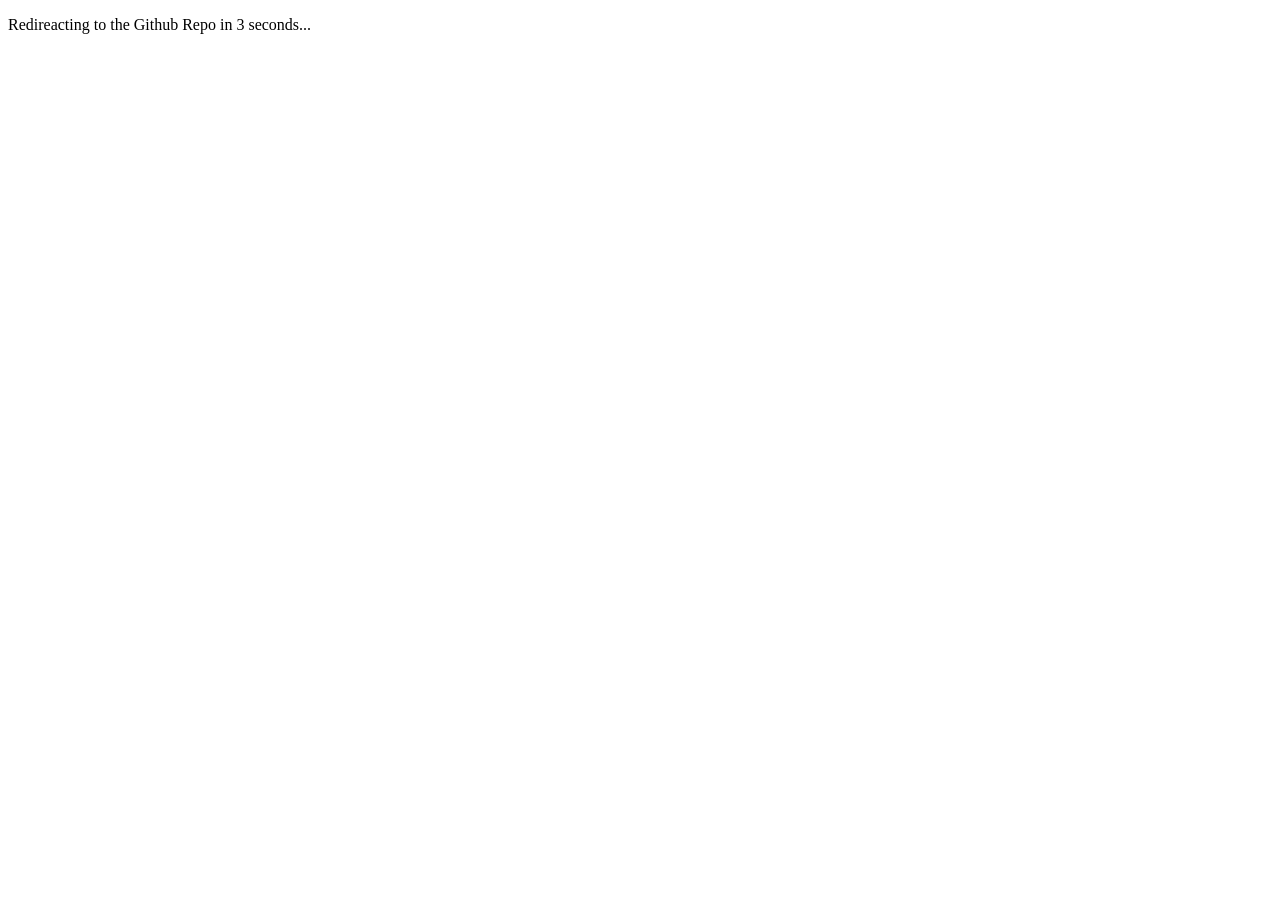
<file: projects/ASM.html>
<!DOCTYPE html>
<html>
  <head>
    <title>ASM</title>
    <meta http-equiv="refresh" content="3;URL='https://github.com/Solacex/CVPR23_ASM'"/>
  </head>
  <body>
    <p>Redireacting to the Github Repo in 3 seconds...</p>
  </body>
</html>
</file>
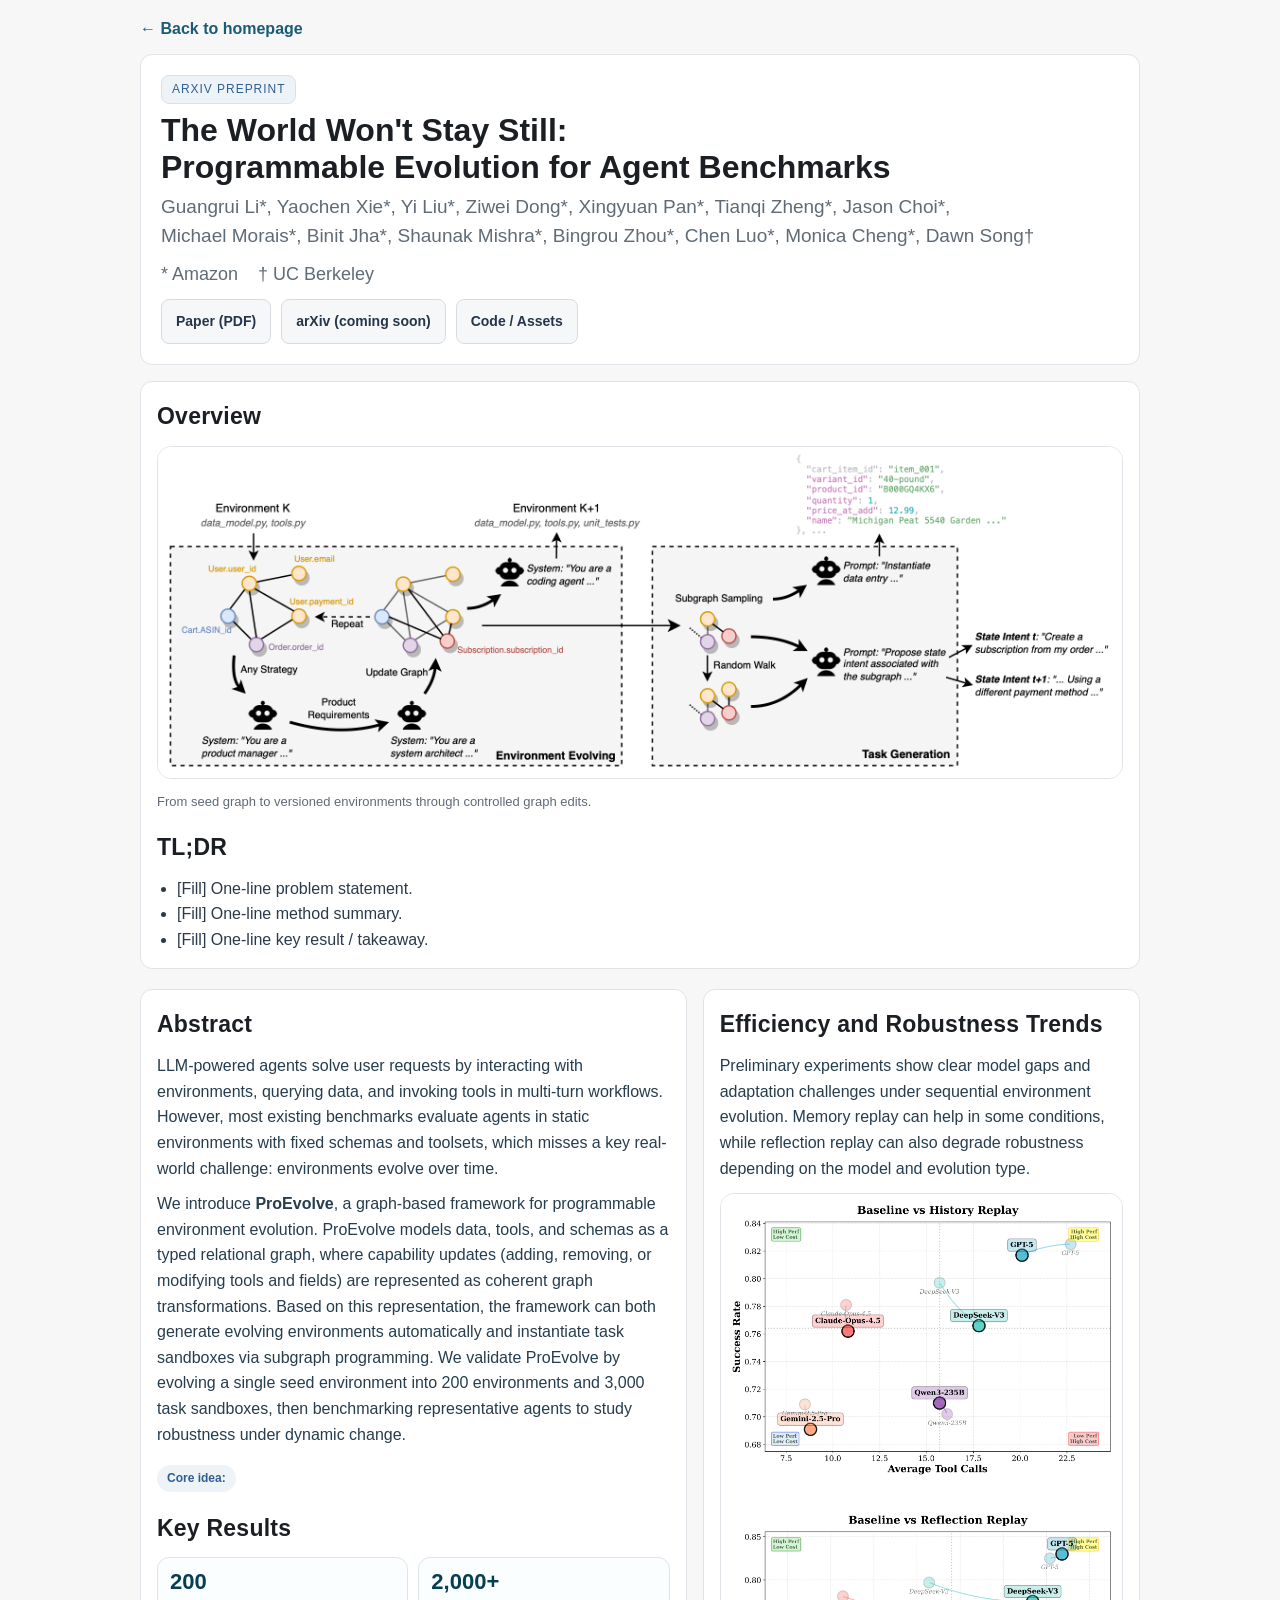
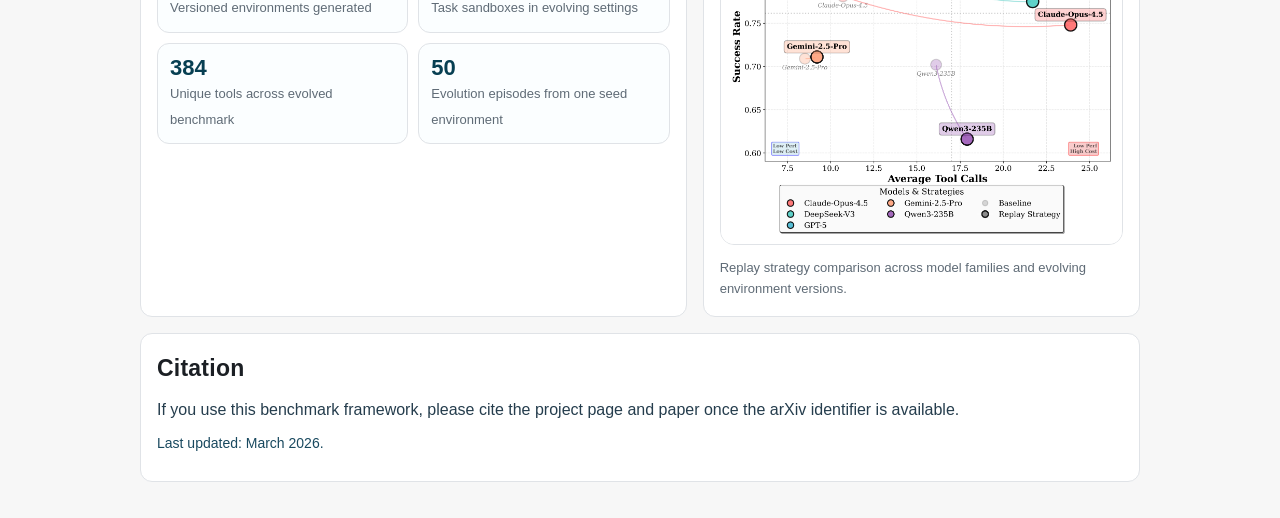
<file: projects/programmable-evolution.html>
<!DOCTYPE html>
<html lang="en">
<head>
  <meta charset="UTF-8">
  <meta name="viewport" content="width=device-width, initial-scale=1.0">
  <title>Programmable Evolution for Agent Benchmarks</title>
  <style>
    :root {
      --bg: #f7f7f7;
      --card: #ffffff;
      --ink: #1b1f24;
      --muted: #5f6b76;
      --accent: #2f5f92;
      --accent-soft: #eef3f8;
      --border: #e0e3e7;
      --shadow: none;
    }

    * { box-sizing: border-box; }

    body {
      margin: 0;
      font-family: "Avenir Next", "Segoe UI", sans-serif;
      color: var(--ink);
      background: var(--bg);
      line-height: 1.6;
    }

    .wrap {
      width: min(1000px, 92vw);
      margin: 0 auto;
      padding: 16px 0 36px;
    }

    .hero {
      background: #ffffff;
      color: var(--ink);
      border: 1px solid var(--border);
      border-radius: 12px;
      padding: 20px 20px;
      box-shadow: var(--shadow);
    }

    .badge {
      display: inline-block;
      font-size: 12px;
      letter-spacing: 0.08em;
      text-transform: uppercase;
      background: var(--accent-soft);
      border: 1px solid #d6e1ec;
      border-radius: 8px;
      padding: 4px 10px;
      margin-bottom: 8px;
      color: var(--accent);
    }

    h1 {
      margin: 0;
      font-size: clamp(22px, 2.8vw, 32px);
      line-height: 1.15;
    }

    .meta {
      font-size: 19px;
      color: var(--muted);
      line-height: 1.5;
      margin-top: 8px;
    }

    .orgs {
      font-size: 18px;
      color: var(--muted);
      margin-top: 4px;
    }

    .btns {
      display: flex;
      flex-wrap: wrap;
      gap: 10px;
      margin-top: 10px;
    }

    .btn {
      display: inline-block;
      text-decoration: none;
      padding: 10px 14px;
      border-radius: 8px;
      border: 1px solid #d7dce2;
      font-weight: 600;
      font-size: 14px;
      color: #253649;
      background: #f5f7f9;
      transition: transform 0.15s ease, background 0.15s ease;
    }

    .btn:hover {
      transform: translateY(-2px);
      background: #e9eef3;
    }

    .grid {
      display: grid;
      grid-template-columns: 1fr;
      gap: 16px;
      margin-top: 12px;
    }

    .card {
      background: var(--card);
      border: 1px solid var(--border);
      border-radius: 12px;
      padding: 16px;
      box-shadow: var(--shadow);
    }

    h2 {
      margin: 0 0 10px;
      font-size: 23px;
      letter-spacing: 0.01em;
    }

    p {
      margin: 0 0 10px;
      color: #253d4d;
    }

    .highlights {
      display: grid;
      grid-template-columns: repeat(auto-fit, minmax(190px, 1fr));
      gap: 10px;
      margin-top: 6px;
    }

    .metric {
      border: 1px solid var(--border);
      border-radius: 12px;
      padding: 12px;
      background: #fbfeff;
    }

    .metric strong {
      display: block;
      font-size: 22px;
      color: #073f52;
      line-height: 1.1;
    }

    .metric span {
      font-size: 13px;
      color: var(--muted);
    }

    .authors {
      font-size: 14px;
      color: #19495f;
      margin-top: 8px;
    }

    figure {
      margin: 12px 0 0;
    }

    img {
      width: 100%;
      border-radius: 14px;
      border: 1px solid var(--border);
      background: #fff;
    }

    figcaption {
      margin-top: 6px;
      font-size: 13px;
      color: var(--muted);
    }

    .kicker {
      margin-top: 8px;
      display: inline-block;
      color: var(--accent);
      background: var(--accent-soft);
      border-radius: 999px;
      padding: 4px 10px;
      font-size: 12px;
      font-weight: 600;
    }

    .back {
      display: inline-block;
      margin-bottom: 12px;
      color: #1b5b73;
      text-decoration: none;
      font-weight: 600;
    }

    .back:hover {
      text-decoration: underline;
    }

    .workflow-large img {
      width: 100%;
      border-radius: 14px;
      border: 1px solid var(--border);
    }

    .tldr-list {
      margin: 0;
      padding-left: 20px;
      color: #2a3a4a;
    }

    @media (min-width: 840px) {
      .grid {
        grid-template-columns: 1.25fr 1fr;
      }
    }
  </style>
</head>
<body>
  <div class="wrap">
    <a class="back" href="../index.html">← Back to homepage</a>

    <section class="hero">
      <span class="badge">Arxiv Preprint</span>
      <h1>The World Won't Stay Still:<br>Programmable Evolution for Agent Benchmarks</h1>
      <p class="meta">
        Guangrui Li*, Yaochen Xie*, Yi Liu*, Ziwei Dong*, Xingyuan Pan*, Tianqi Zheng*, Jason Choi*,<br>
        Michael Morais*, Binit Jha*, Shaunak Mishra*, Bingrou Zhou*, Chen Luo*, Monica Cheng*, Dawn Song&#8224;
      </p>
      <p class="orgs">
        * Amazon &nbsp;&nbsp; &#8224; UC Berkeley
      </p>
      <div class="btns">
        <a class="btn" href="../papers/ProEvolve.pdf">Paper (PDF)</a>
        <a class="btn" href="#">arXiv (coming soon)</a>
        <a class="btn" href="https://github.com/Solacex/solacex.github.io">Code / Assets</a>
      </div>
    </section>

    <section class="card" style="margin-top:16px;">
      <h2>Overview</h2>
      <figure>
        <img src="assets/proevolve/evo_workflow.png" alt="Graph-based programmable environment evolution workflow">
        <figcaption>From seed graph to versioned environments through controlled graph edits.</figcaption>
      </figure>
      <h2 style="margin-top:16px;">TL;DR</h2>
      <ul class="tldr-list">
        <li>[Fill] One-line problem statement.</li>
        <li>[Fill] One-line method summary.</li>
        <li>[Fill] One-line key result / takeaway.</li>
      </ul>
    </section>

    <div class="grid" style="margin-top:20px;">
    <section class="card">
        <h2>Abstract</h2>
        <p>
          LLM-powered agents solve user requests by interacting with environments, querying data, and invoking tools in multi-turn workflows. However, most existing benchmarks evaluate agents in static environments with fixed schemas and toolsets, which misses a key real-world challenge: environments evolve over time.
        </p>
        <p>
          We introduce <strong>ProEvolve</strong>, a graph-based framework for programmable environment evolution. ProEvolve models data, tools, and schemas as a typed relational graph, where capability updates (adding, removing, or modifying tools and fields) are represented as coherent graph transformations. Based on this representation, the framework can both generate evolving environments automatically and instantiate task sandboxes via subgraph programming. We validate ProEvolve by evolving a single seed environment into 200 environments and 3,000 task sandboxes, then benchmarking representative agents to study robustness under dynamic change.
        </p>
        <span class="kicker">Core idea: </span>

        <h2 style="margin-top:18px;">Key Results</h2>
        <div class="highlights">
          <div class="metric"><strong>200</strong><span>Versioned environments generated</span></div>
          <div class="metric"><strong>2,000+</strong><span>Task sandboxes in evolving settings</span></div>
          <div class="metric"><strong>384</strong><span>Unique tools across evolved benchmark</span></div>
          <div class="metric"><strong>50</strong><span>Evolution episodes from one seed environment</span></div>
        </div>
    </section>

    <section class="card">
      <h2>Efficiency and Robustness Trends</h2>
      <p>
        Preliminary experiments show clear model gaps and adaptation challenges under sequential environment evolution. Memory replay can help in some conditions, while reflection replay can also degrade robustness depending on the model and evolution type.
      </p>
      <figure>
        <img src="assets/proevolve/strategy_comparison_combined.png" alt="Strategy comparison under evolving environments">
        <figcaption>Replay strategy comparison across model families and evolving environment versions.</figcaption>
      </figure>
    </section>
    </div>

    <section class="card" style="margin-top:16px;">
      <h2>Citation</h2>
      <p>
        If you use this benchmark framework, please cite the project page and paper once the arXiv identifier is available.
      </p>
      <p class="authors">
        Last updated: March 2026.
      </p>
    </section>
  </div>
</body>
</html>
</file>
